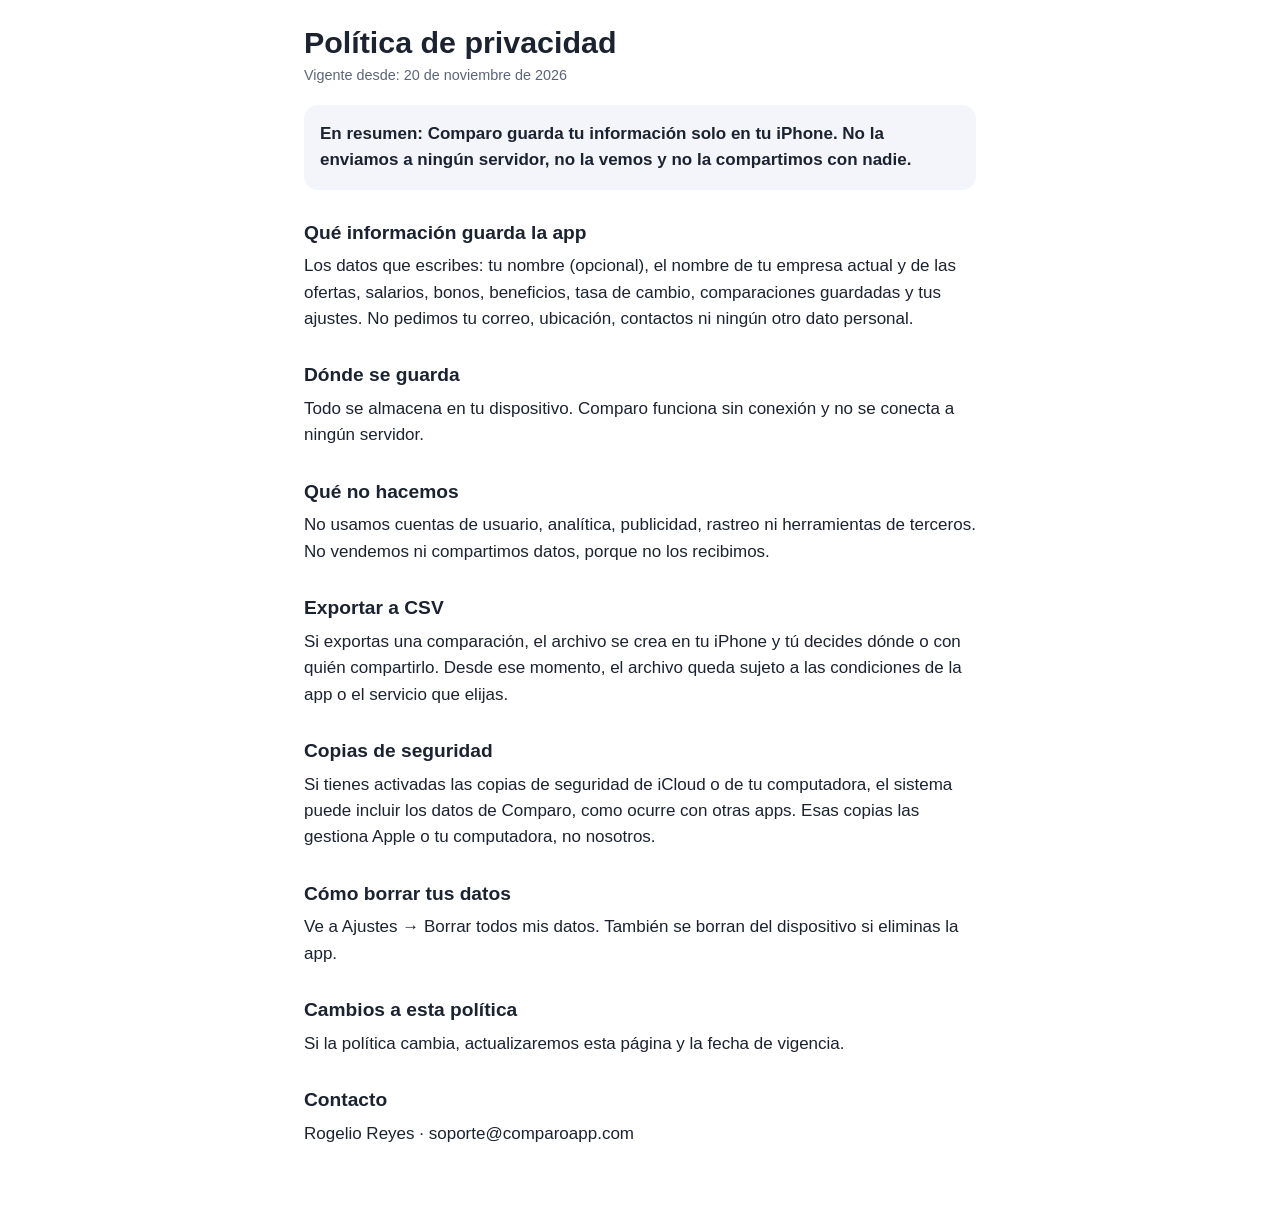
<file: referencia/politica-de-privacidad-actual.html>
<!doctype html>
<html lang="es">
<head>
<meta charset="utf-8">
<meta name="viewport" content="width=device-width, initial-scale=1">
<title>Política de privacidad · Comparo</title>
<style>
  :root { color-scheme: light dark; --bg: #ffffff; --card: #f3f5fa; --text: #1b2230; --muted: #5b6577; --accent: #2449b8; }
  @media (prefers-color-scheme: dark) { :root { --bg: #10141d; --card: #1a2030; --text: #eef1f8; --muted: #a3adc2; --accent: #8faaf5; } }
  body { margin: 0; background: var(--bg); color: var(--text); font: 17px/1.55 -apple-system, BlinkMacSystemFont, "Segoe UI", Roboto, Helvetica, Arial, sans-serif; }
  main { max-width: 42rem; margin: 0 auto; padding: 24px 16px 48px; }
  h1 { font-size: 1.9rem; line-height: 1.2; margin: 0 0 4px; }
  h2 { font-size: 1.2rem; margin: 28px 0 6px; }
  p { margin: 0 0 10px; }
  .effective { color: var(--muted); font-size: 0.9rem; margin-bottom: 18px; }
  .summary { background: var(--card); border-radius: 14px; padding: 16px; font-weight: 600; }
</style>
</head>
<body>
  <main>
    <h1>Política de privacidad</h1>
    <p class="effective">Vigente desde: 20 de noviembre de 2026</p>
    <p class="summary">En resumen: Comparo guarda tu información solo en tu iPhone. No la enviamos a ningún servidor, no la vemos y no la compartimos con nadie.</p>
    <h2>Qué información guarda la app</h2>
    <p>Los datos que escribes: tu nombre (opcional), el nombre de tu empresa actual y de las ofertas, salarios, bonos, beneficios, tasa de cambio, comparaciones guardadas y tus ajustes. No pedimos tu correo, ubicación, contactos ni ningún otro dato personal.</p>
    <h2>Dónde se guarda</h2>
    <p>Todo se almacena en tu dispositivo. Comparo funciona sin conexión y no se conecta a ningún servidor.</p>
    <h2>Qué no hacemos</h2>
    <p>No usamos cuentas de usuario, analítica, publicidad, rastreo ni herramientas de terceros. No vendemos ni compartimos datos, porque no los recibimos.</p>
    <h2>Exportar a CSV</h2>
    <p>Si exportas una comparación, el archivo se crea en tu iPhone y tú decides dónde o con quién compartirlo. Desde ese momento, el archivo queda sujeto a las condiciones de la app o el servicio que elijas.</p>
    <h2>Copias de seguridad</h2>
    <p>Si tienes activadas las copias de seguridad de iCloud o de tu computadora, el sistema puede incluir los datos de Comparo, como ocurre con otras apps. Esas copias las gestiona Apple o tu computadora, no nosotros.</p>
    <h2>Cómo borrar tus datos</h2>
    <p>Ve a Ajustes → Borrar todos mis datos. También se borran del dispositivo si eliminas la app.</p>
    <h2>Cambios a esta política</h2>
    <p>Si la política cambia, actualizaremos esta página y la fecha de vigencia.</p>
    <h2>Contacto</h2>
    <p>Rogelio Reyes · soporte@comparoapp.com</p>
  </main>
</body>
</html>
</file>
